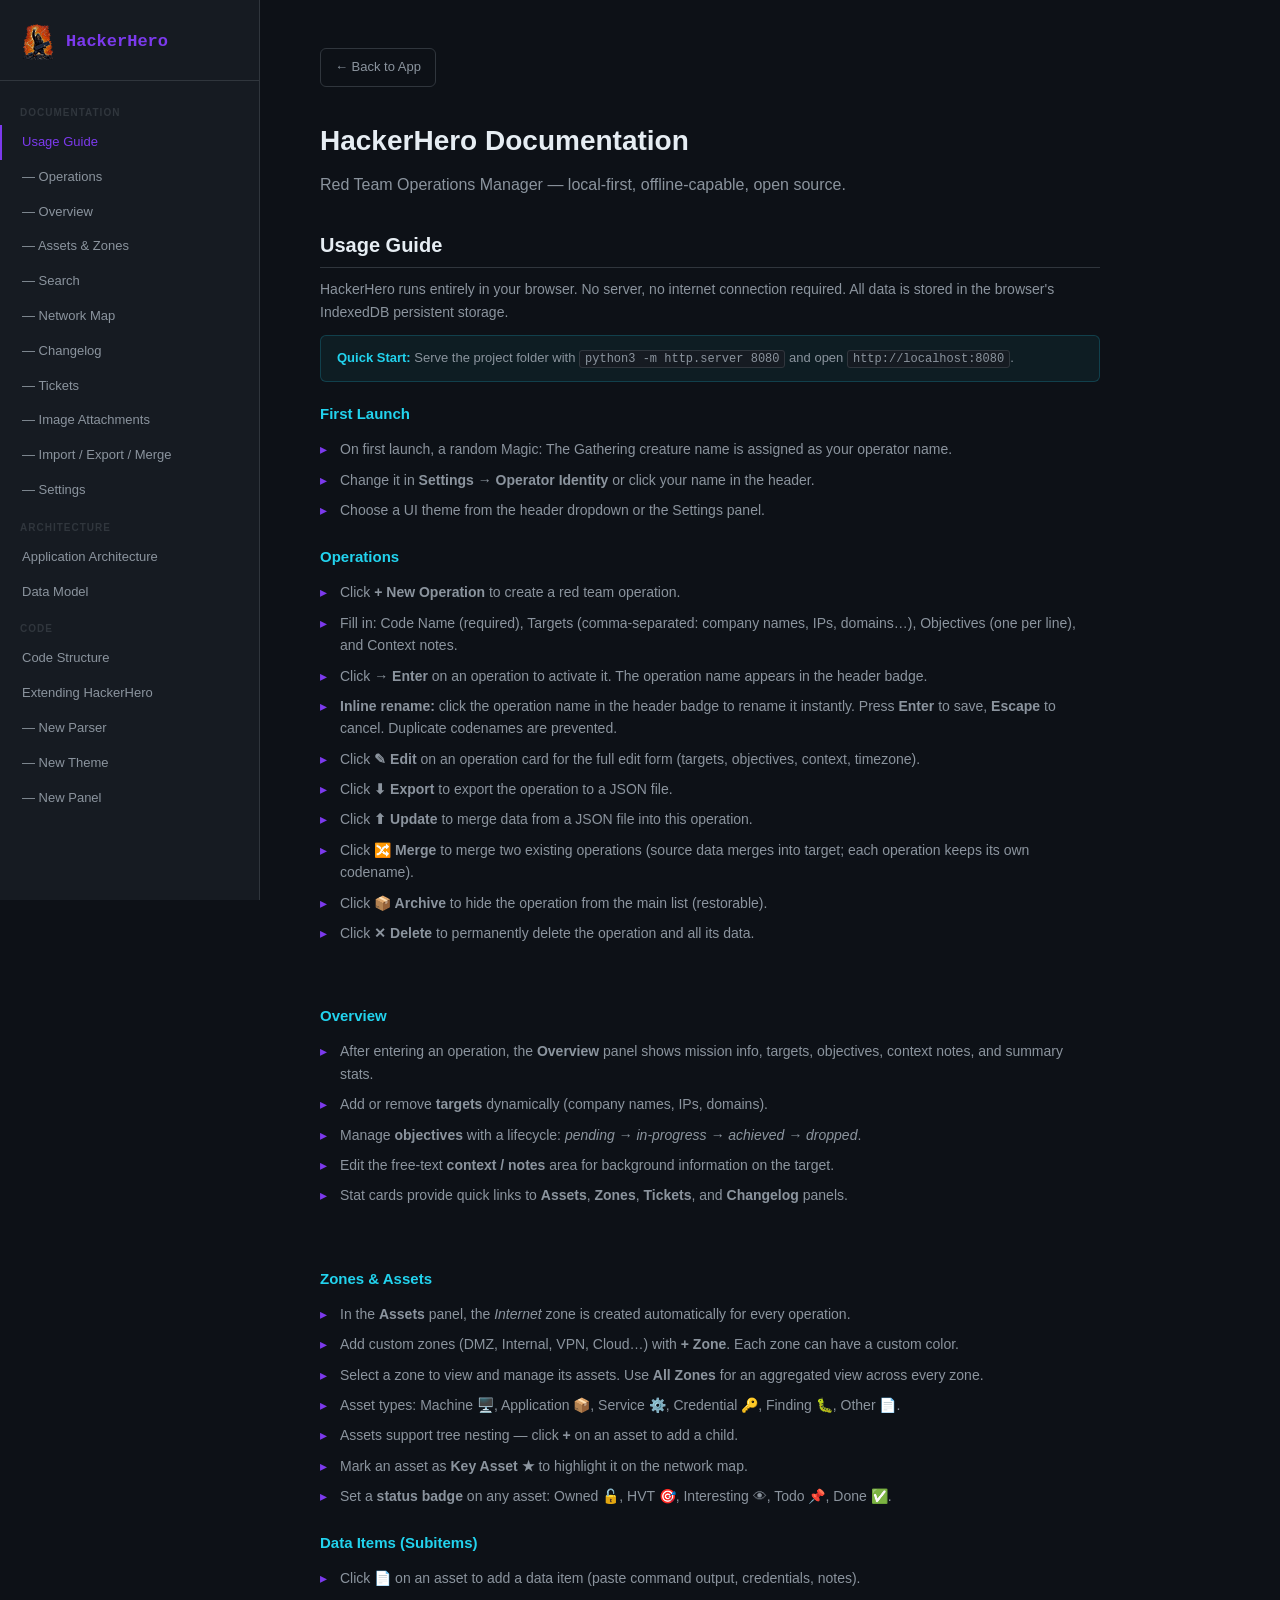
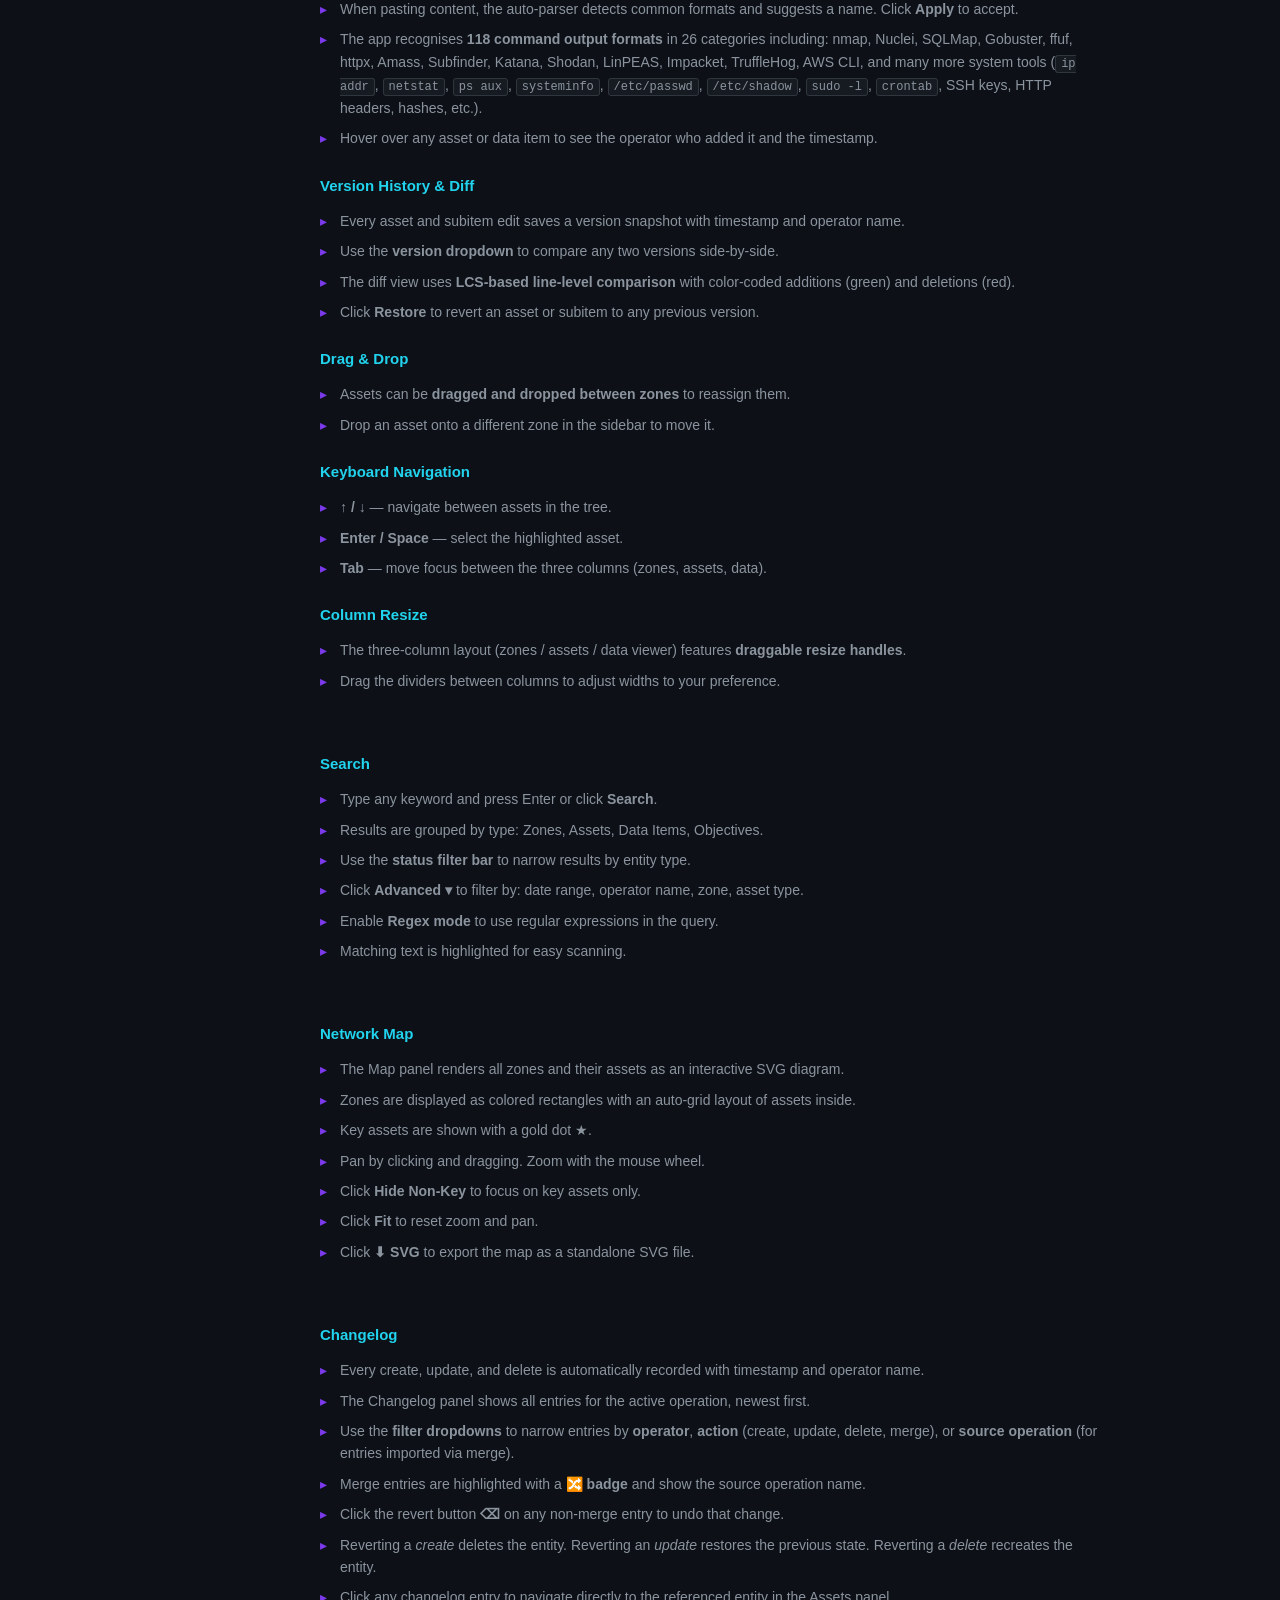
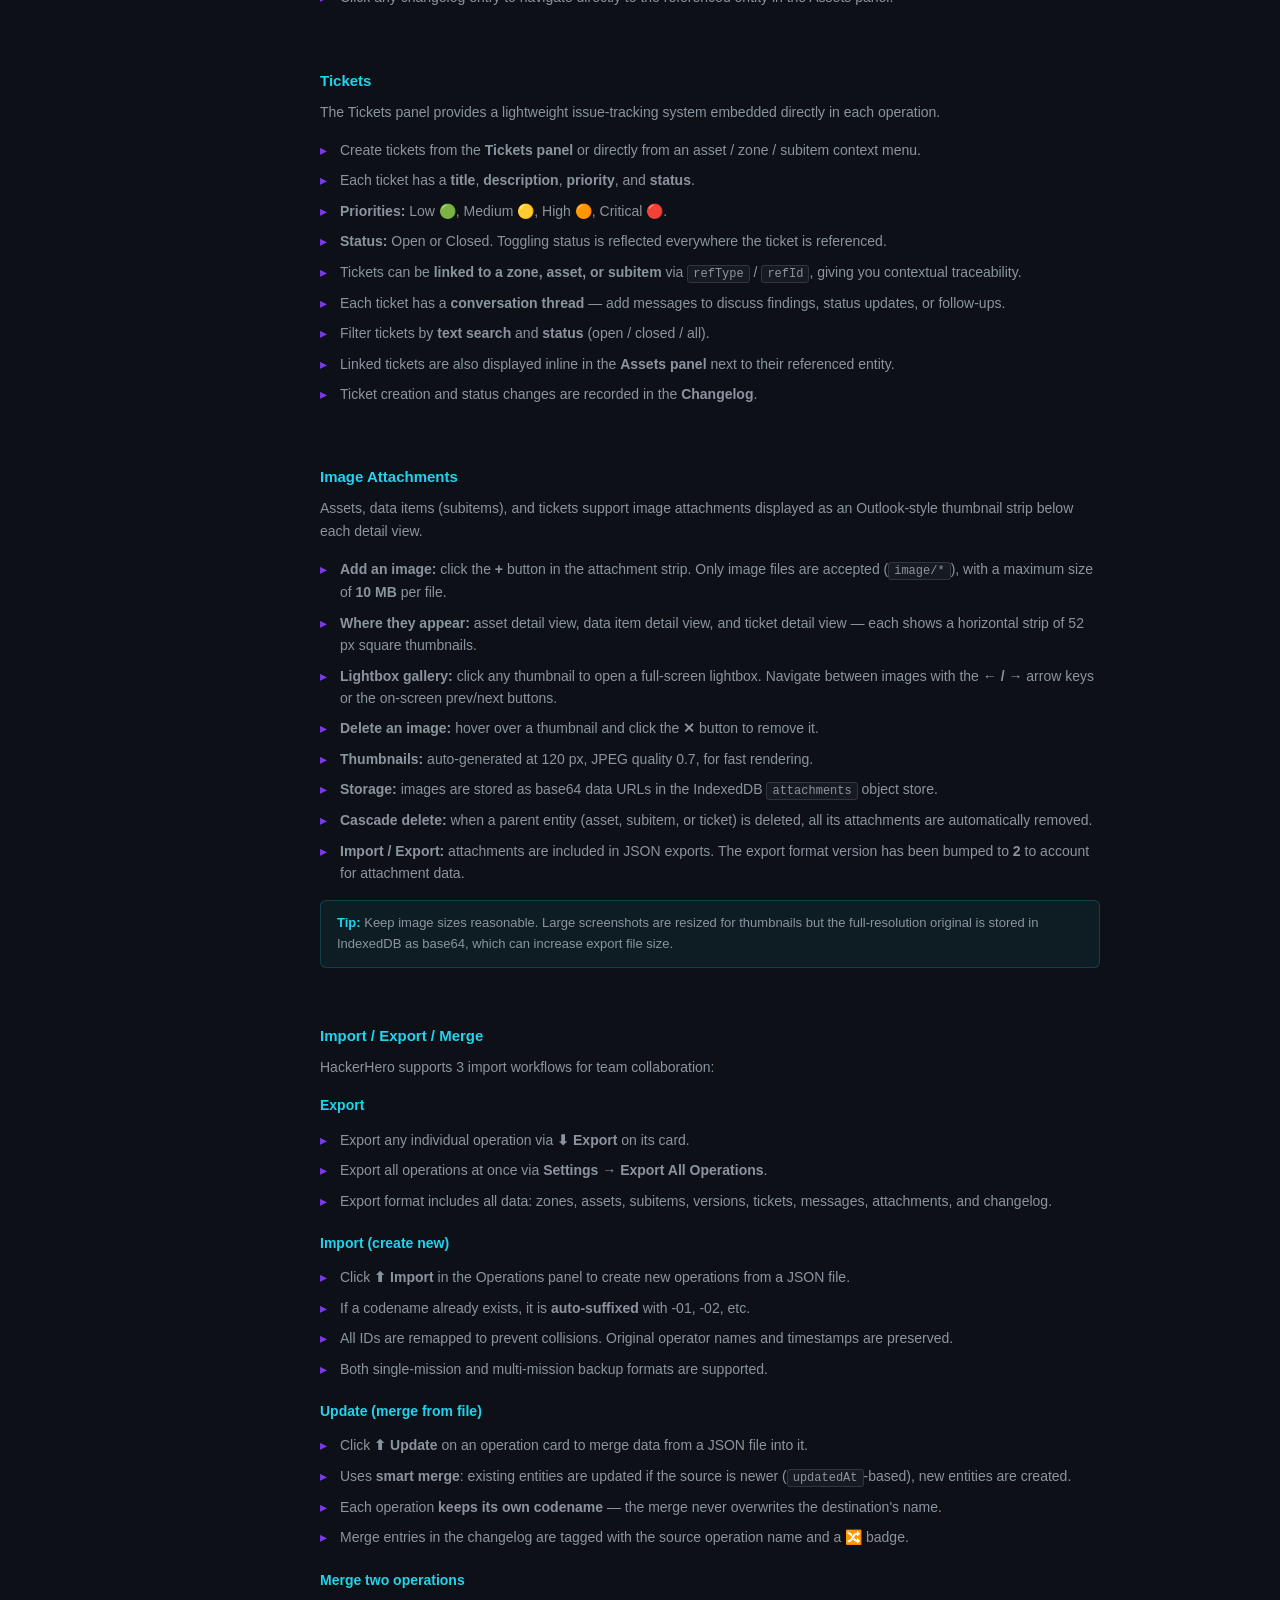
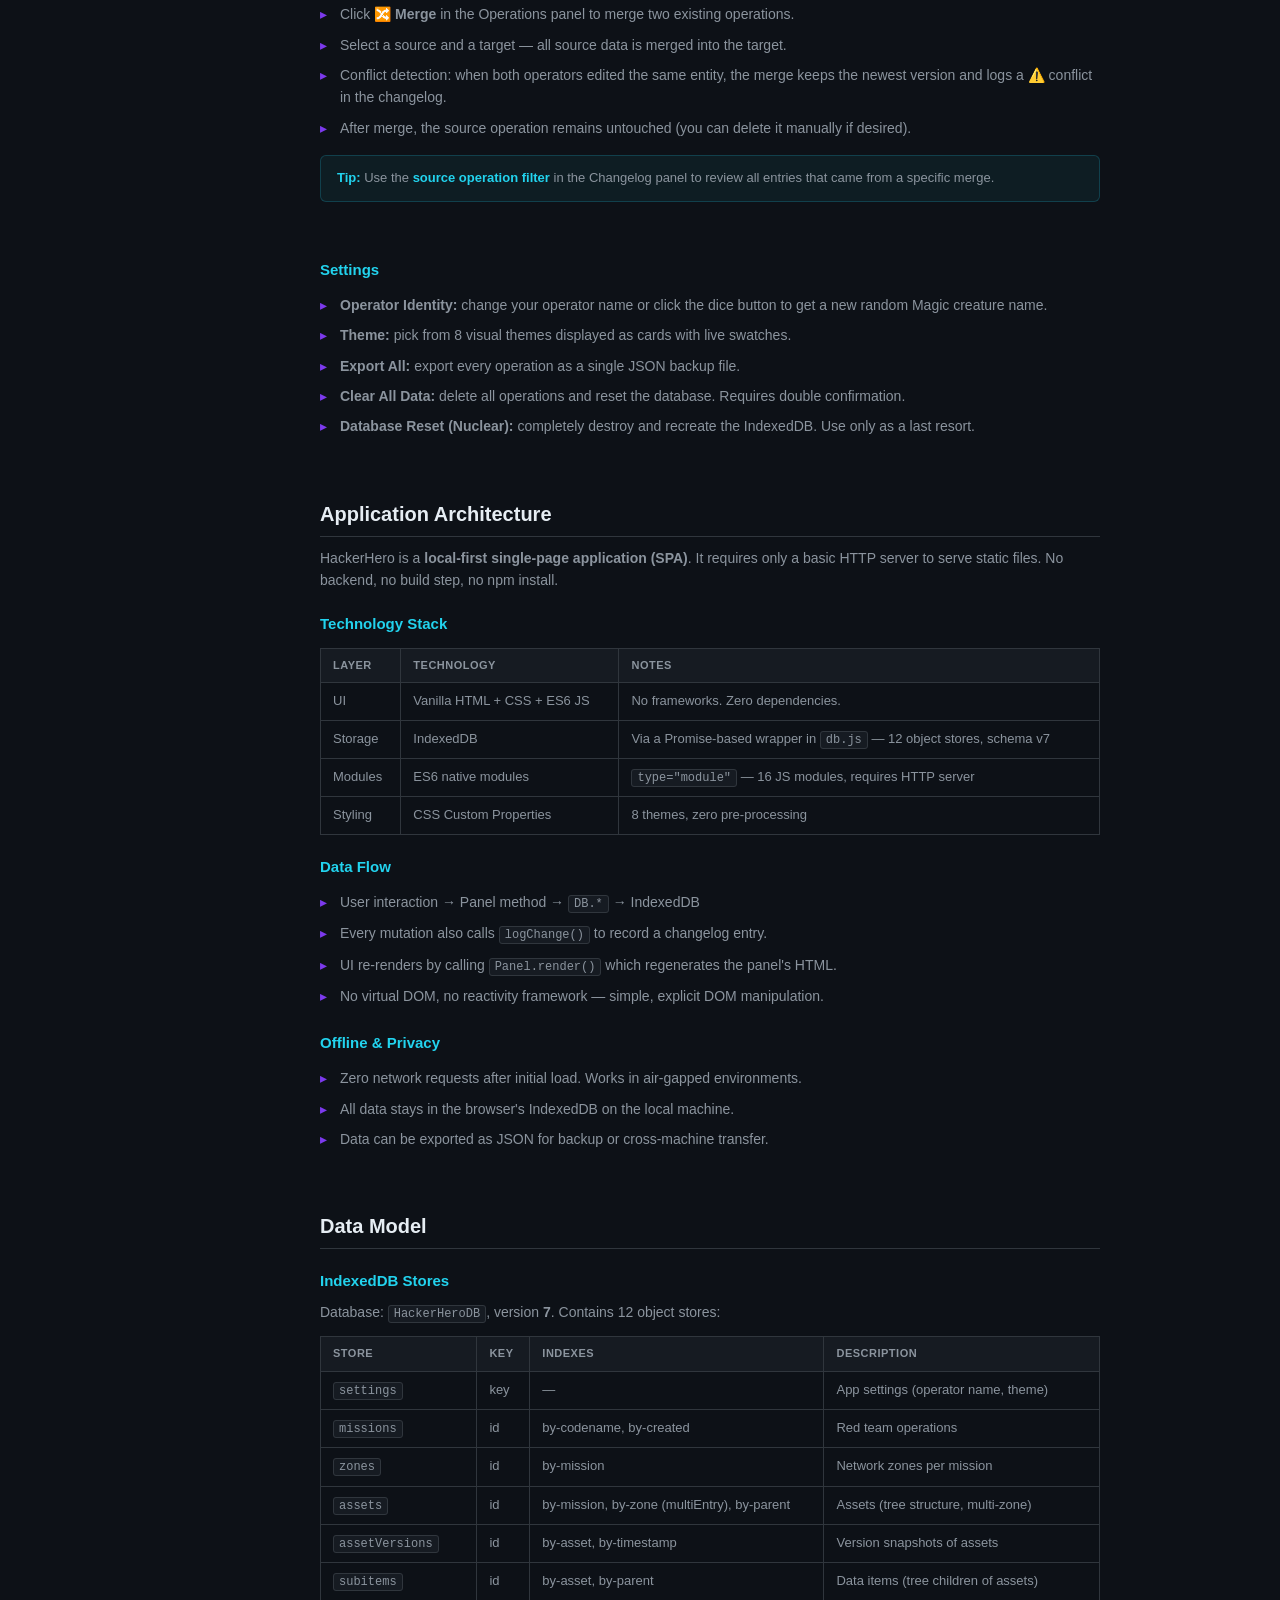
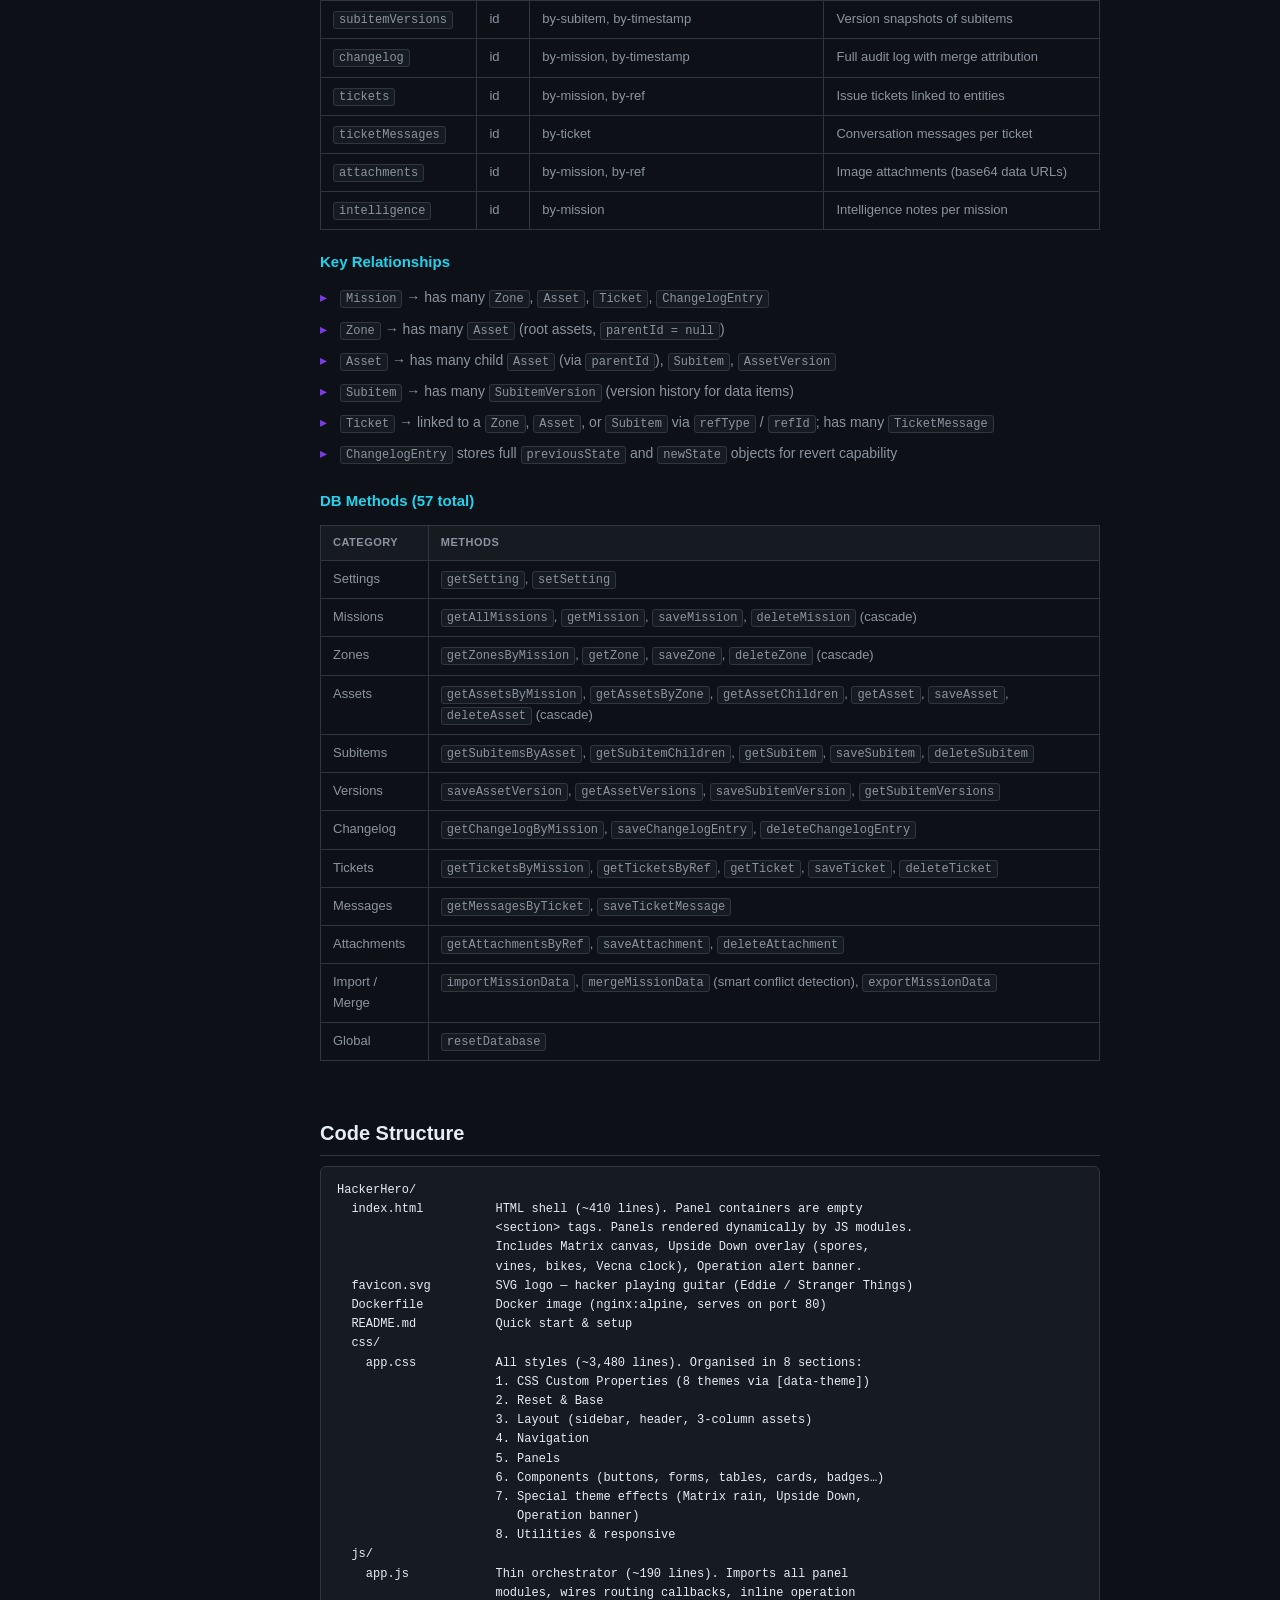
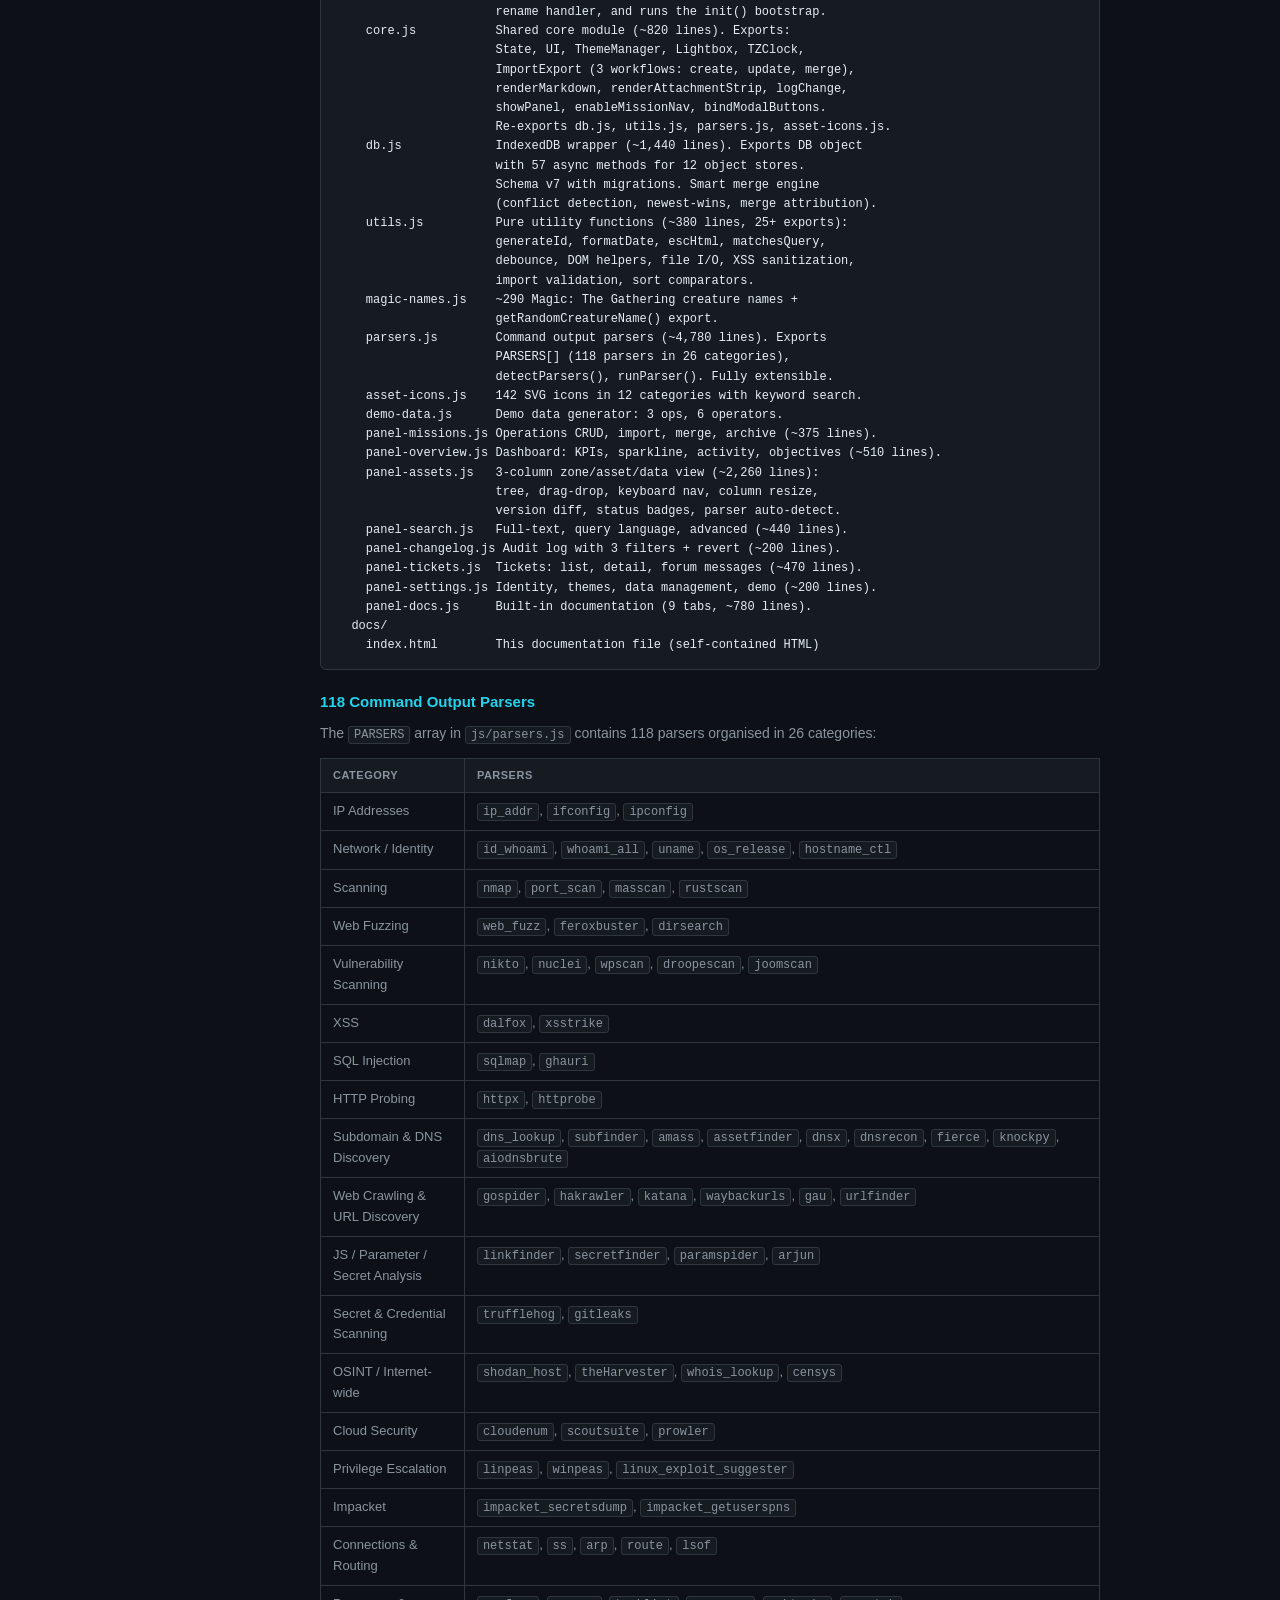
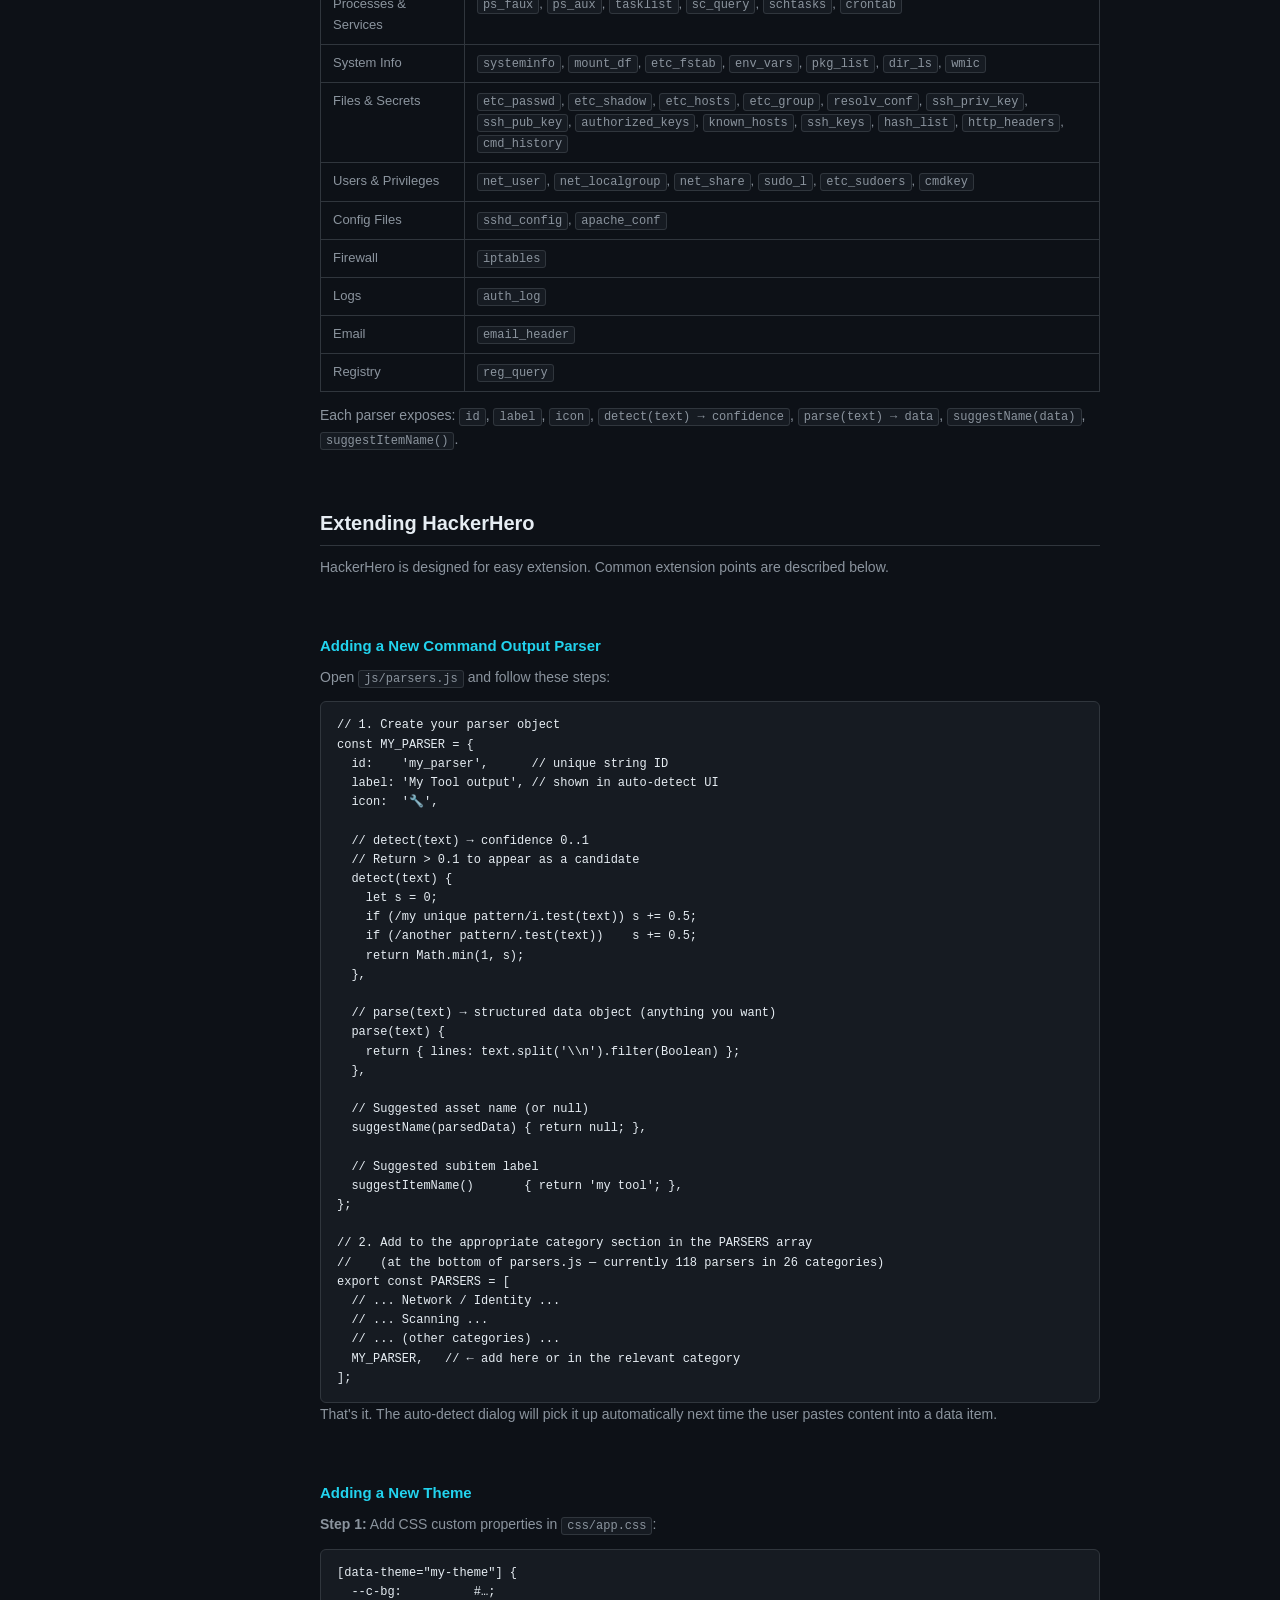
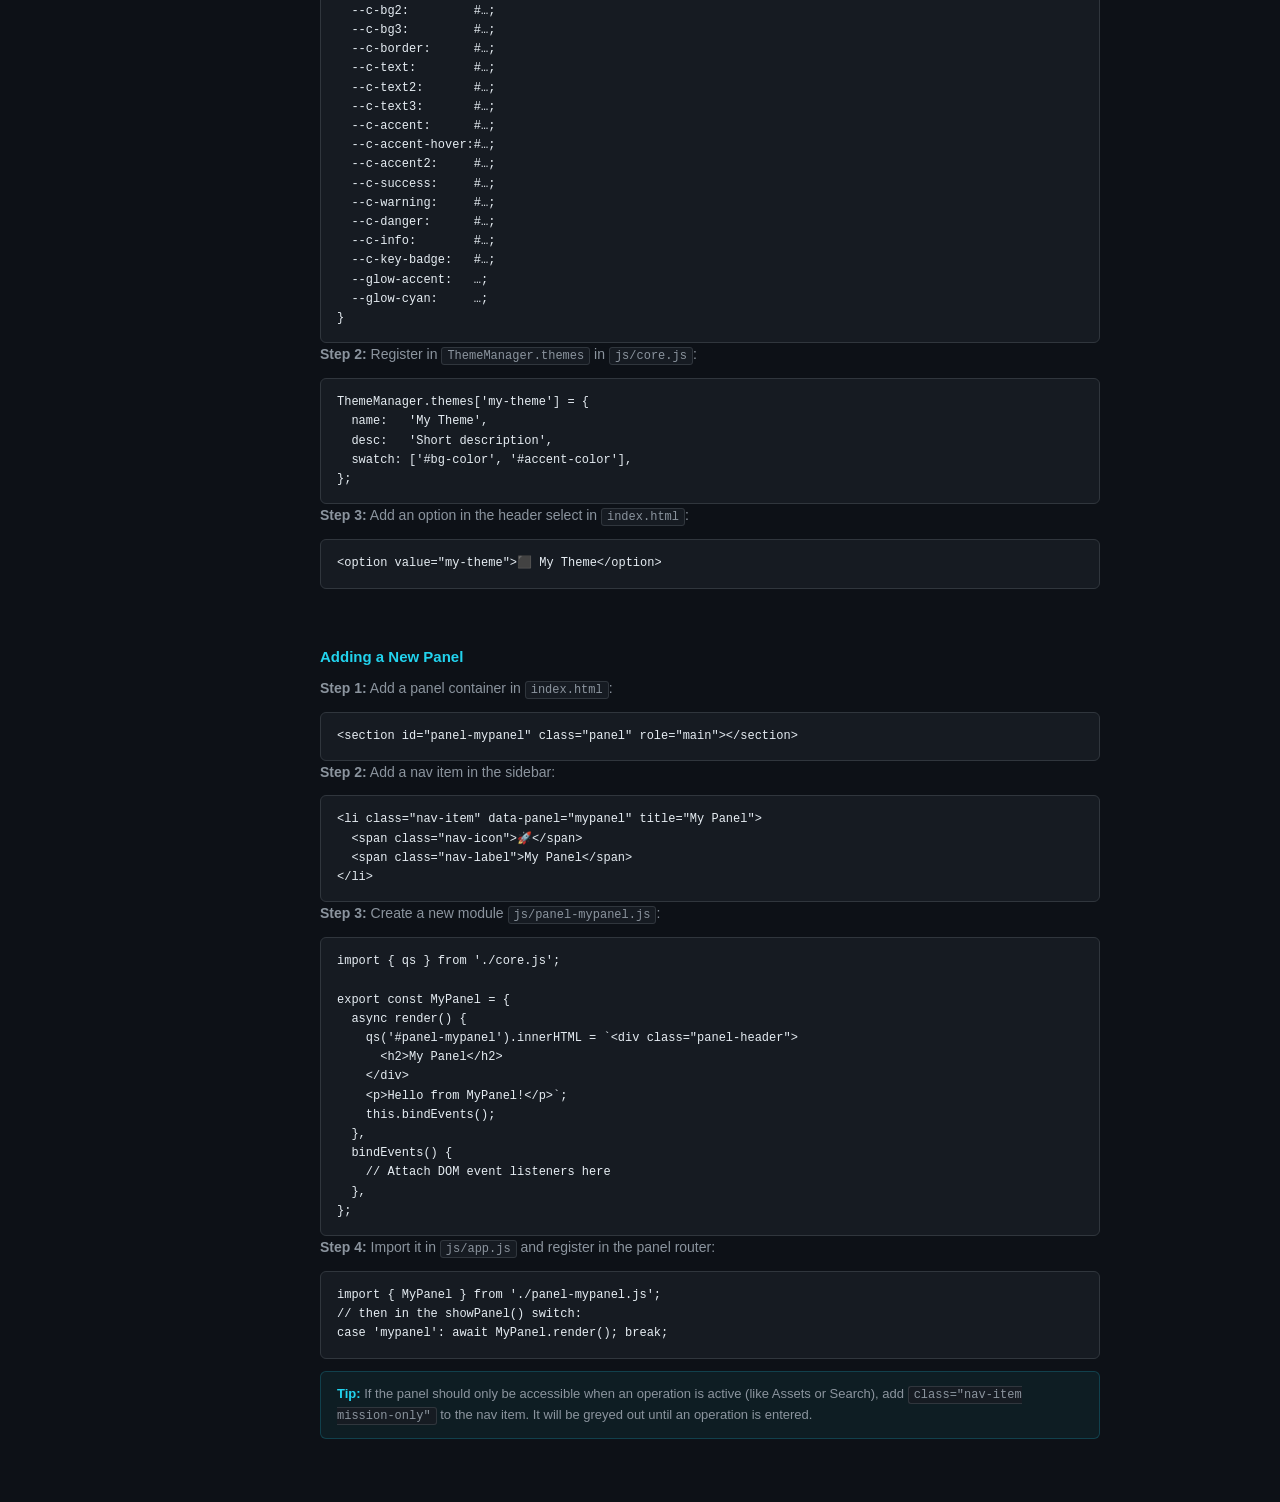
<file: docs/index.html>
<!DOCTYPE html>
<!--
  HackerHero — Offline Documentation
  Covers: Application Architecture, Code Structure, Usage Guide, Extending
  Last updated: 2026-04-07
-->
<html lang="en">
<head>
  <meta charset="UTF-8" />
  <meta name="viewport" content="width=device-width, initial-scale=1.0" />
  <title>HackerHero Docs</title>
  <link rel="icon" type="image/svg+xml" href="../favicon.svg" />
  <style>
    :root {
      --bg:      #0d1117;
      --bg2:     #161b22;
      --border:  #30363d;
      --text:    #e6edf3;
      --text2:   #8b949e;
      --accent:  #7c3aed;
      --cyan:    #22d3ee;
      --green:   #3fb950;
      --font:    -apple-system, BlinkMacSystemFont, "Segoe UI", sans-serif;
      --mono:    "SFMono-Regular", Consolas, monospace;
    }
    * { box-sizing: border-box; margin: 0; padding: 0; }
    body { background: var(--bg); color: var(--text); font-family: var(--font); font-size: 14px; line-height: 1.6; }
    a { color: var(--cyan); }
    code { font-family: var(--mono); background: var(--bg2); border: 1px solid var(--border); border-radius: 3px; padding: 1px 5px; font-size: 12px; }
    pre  { font-family: var(--mono); background: var(--bg2); border: 1px solid var(--border); border-radius: 6px; padding: 14px 16px; font-size: 12px; overflow-x: auto; white-space: pre; }

    .layout   { display: flex; min-height: 100vh; }
    .sidebar  { width: 260px; flex-shrink: 0; background: var(--bg2); border-right: 1px solid var(--border); padding: 24px 0; position: sticky; top: 0; height: 100vh; overflow-y: auto; }
    .sidebar-logo { display: flex; align-items: center; gap: 10px; padding: 0 20px 20px; border-bottom: 1px solid var(--border); margin-bottom: 12px; }
    .sidebar-logo img  { width: 36px; height: 36px; }
    .sidebar-logo span { font-family: var(--mono); font-size: 17px; font-weight: 700; color: var(--accent); }
    .sidebar nav a { display: block; padding: 7px 20px; color: var(--text2); text-decoration: none; font-size: 13px; border-left: 2px solid transparent; transition: color .15s, border-color .15s; }
    .sidebar nav a:hover  { color: var(--text); border-left-color: var(--border); }
    .sidebar nav a.active { color: var(--accent); border-left-color: var(--accent); }
    .sidebar nav .nav-section { padding: 12px 20px 4px; font-size: 10px; font-weight: 700; text-transform: uppercase; letter-spacing: 1px; color: var(--border); }

    .content { flex: 1; padding: 48px 60px; max-width: 900px; }
    .content section { margin-bottom: 56px; scroll-margin-top: 24px; }
    h1 { font-size: 28px; margin-bottom: 8px; }
    h2 { font-size: 20px; margin: 32px 0 10px; color: var(--text); padding-bottom: 6px; border-bottom: 1px solid var(--border); }
    h3 { font-size: 15px; margin: 20px 0 8px; color: var(--cyan); }
    p  { color: var(--text2); margin-bottom: 12px; }
    ul { list-style: none; padding: 0; }
    ul li { padding: 4px 0 4px 20px; position: relative; color: var(--text2); }
    ul li::before { content: '▸'; position: absolute; left: 0; color: var(--accent); }
    table { width: 100%; border-collapse: collapse; font-size: 13px; margin: 12px 0; }
    th { text-align: left; padding: 8px 12px; background: var(--bg2); border: 1px solid var(--border); font-size: 11px; font-weight: 700; text-transform: uppercase; letter-spacing: .5px; color: var(--text2); }
    td { padding: 8px 12px; border: 1px solid var(--border); vertical-align: top; color: var(--text2); }
    .badge { display: inline-flex; padding: 2px 8px; border-radius: 12px; font-size: 11px; font-weight: 600; }
    .badge-purple { background: rgba(124,58,237,.15); color: var(--accent); }
    .badge-cyan   { background: rgba(34,211,238,.15);  color: var(--cyan); }
    .badge-green  { background: rgba(63,185,80,.15);   color: var(--green); }
    .breadcrumb { font-size: 12px; color: var(--text2); margin-bottom: 6px; }
    .hero-sub { color: var(--text2); font-size: 16px; margin-top: 6px; }
    .back-link { display: inline-flex; align-items: center; gap: 6px; padding: 8px 14px; border: 1px solid var(--border); border-radius: 6px; font-size: 13px; color: var(--text2); text-decoration: none; margin-bottom: 32px; transition: border-color .15s, color .15s; }
    .back-link:hover { border-color: var(--accent); color: var(--accent); text-decoration: none; }
    .note { background: rgba(34,211,238,.06); border: 1px solid rgba(34,211,238,.2); border-radius: 6px; padding: 12px 16px; margin: 12px 0; font-size: 13px; color: var(--text2); }
    .note strong { color: var(--cyan); }
    .warn { background: rgba(248,81,73,.06); border: 1px solid rgba(248,81,73,.2); border-radius: 6px; padding: 12px 16px; margin: 12px 0; font-size: 13px; color: var(--text2); }
  </style>
</head>
<body>
<div class="layout">

  <!-- SIDEBAR -->
  <aside class="sidebar">
    <div class="sidebar-logo">
      <img src="../favicon.svg" alt="HackerHero" />
      <span>HackerHero</span>
    </div>
    <nav>
      <div class="nav-section">Documentation</div>
      <a href="#usage">Usage Guide</a>
      <a href="#usage-missions">— Operations</a>
      <a href="#usage-overview">— Overview</a>
      <a href="#usage-assets">— Assets &amp; Zones</a>
      <a href="#usage-search">— Search</a>
      <a href="#usage-map">— Network Map</a>
      <a href="#usage-changelog">— Changelog</a>
      <a href="#usage-tickets">— Tickets</a>
      <a href="#usage-attachments">— Image Attachments</a>
      <a href="#usage-import">— Import / Export / Merge</a>
      <a href="#usage-settings">— Settings</a>
      <div class="nav-section">Architecture</div>
      <a href="#architecture">Application Architecture</a>
      <a href="#data-model">Data Model</a>
      <div class="nav-section">Code</div>
      <a href="#code-structure">Code Structure</a>
      <a href="#extending">Extending HackerHero</a>
      <a href="#extending-parsers">— New Parser</a>
      <a href="#extending-themes">— New Theme</a>
      <a href="#extending-panels">— New Panel</a>
    </nav>
  </aside>

  <!-- CONTENT -->
  <main class="content">
    <a href="../index.html" class="back-link">← Back to App</a>

    <h1>HackerHero Documentation</h1>
    <p class="hero-sub">Red Team Operations Manager — local-first, offline-capable, open source.</p>

    <!-- ═══════════════════════════════════════════════════════════════════
         USAGE GUIDE
         ═══════════════════════════════════════════════════════════════════ -->
    <section id="usage">
      <h2>Usage Guide</h2>
      <p>HackerHero runs entirely in your browser. No server, no internet connection required. All data is stored in the browser's IndexedDB persistent storage.</p>

      <div class="note"><strong>Quick Start:</strong> Serve the project folder with <code>python3 -m http.server 8080</code> and open <code>http://localhost:8080</code>.</div>

      <h3>First Launch</h3>
      <ul>
        <li>On first launch, a random Magic: The Gathering creature name is assigned as your operator name.</li>
        <li>Change it in <strong>Settings → Operator Identity</strong> or click your name in the header.</li>
        <li>Choose a UI theme from the header dropdown or the Settings panel.</li>
      </ul>

      <!-- ── Operations ─────────────────────────────────────────────── -->
      <section id="usage-missions">
        <h3>Operations</h3>
        <ul>
          <li>Click <strong>+ New Operation</strong> to create a red team operation.</li>
          <li>Fill in: Code Name (required), Targets (comma-separated: company names, IPs, domains…), Objectives (one per line), and Context notes.</li>
          <li>Click <strong>→ Enter</strong> on an operation to activate it. The operation name appears in the header badge.</li>
          <li><strong>Inline rename:</strong> click the operation name in the header badge to rename it instantly. Press <strong>Enter</strong> to save, <strong>Escape</strong> to cancel. Duplicate codenames are prevented.</li>
          <li>Click <strong>✎ Edit</strong> on an operation card for the full edit form (targets, objectives, context, timezone).</li>
          <li>Click <strong>⬇ Export</strong> to export the operation to a JSON file.</li>
          <li>Click <strong>⬆ Update</strong> to merge data from a JSON file into this operation.</li>
          <li>Click <strong>🔀 Merge</strong> to merge two existing operations (source data merges into target; each operation keeps its own codename).</li>
          <li>Click <strong>📦 Archive</strong> to hide the operation from the main list (restorable).</li>
          <li>Click <strong>✕ Delete</strong> to permanently delete the operation and all its data.</li>
        </ul>
      </section>

      <!-- ── Overview ───────────────────────────────────────────────── -->
      <section id="usage-overview">
        <h3>Overview</h3>
        <ul>
          <li>After entering an operation, the <strong>Overview</strong> panel shows mission info, targets, objectives, context notes, and summary stats.</li>
          <li>Add or remove <strong>targets</strong> dynamically (company names, IPs, domains).</li>
          <li>Manage <strong>objectives</strong> with a lifecycle: <em>pending → in-progress → achieved → dropped</em>.</li>
          <li>Edit the free-text <strong>context / notes</strong> area for background information on the target.</li>
          <li>Stat cards provide quick links to <strong>Assets</strong>, <strong>Zones</strong>, <strong>Tickets</strong>, and <strong>Changelog</strong> panels.</li>
        </ul>
      </section>

      <!-- ── Assets & Zones ─────────────────────────────────────────── -->
      <section id="usage-assets">
        <h3>Zones &amp; Assets</h3>
        <ul>
          <li>In the <strong>Assets</strong> panel, the <em>Internet</em> zone is created automatically for every operation.</li>
          <li>Add custom zones (DMZ, Internal, VPN, Cloud…) with <strong>+ Zone</strong>. Each zone can have a custom color.</li>
          <li>Select a zone to view and manage its assets. Use <strong>All Zones</strong> for an aggregated view across every zone.</li>
          <li>Asset types: Machine 🖥️, Application 📦, Service ⚙️, Credential 🔑, Finding 🐛, Other 📄.</li>
          <li>Assets support tree nesting — click <strong>+</strong> on an asset to add a child.</li>
          <li>Mark an asset as <strong>Key Asset ★</strong> to highlight it on the network map.</li>
          <li>Set a <strong>status badge</strong> on any asset: Owned 🔓, HVT 🎯, Interesting 👁, Todo 📌, Done ✅.</li>
        </ul>

        <h3>Data Items (Subitems)</h3>
        <ul>
          <li>Click <strong>📄</strong> on an asset to add a data item (paste command output, credentials, notes).</li>
          <li>When pasting content, the auto-parser detects common formats and suggests a name. Click <strong>Apply</strong> to accept.</li>
          <li>The app recognises <strong>118 command output formats</strong> in 26 categories including: nmap, Nuclei, SQLMap, Gobuster, ffuf, httpx, Amass, Subfinder, Katana, Shodan, LinPEAS, Impacket, TruffleHog, AWS CLI, and many more system tools (<code>ip addr</code>, <code>netstat</code>, <code>ps aux</code>, <code>systeminfo</code>, <code>/etc/passwd</code>, <code>/etc/shadow</code>, <code>sudo -l</code>, <code>crontab</code>, SSH keys, HTTP headers, hashes, etc.).</li>
          <li>Hover over any asset or data item to see the operator who added it and the timestamp.</li>
        </ul>

        <h3>Version History &amp; Diff</h3>
        <ul>
          <li>Every asset and subitem edit saves a version snapshot with timestamp and operator name.</li>
          <li>Use the <strong>version dropdown</strong> to compare any two versions side-by-side.</li>
          <li>The diff view uses <strong>LCS-based line-level comparison</strong> with color-coded additions (green) and deletions (red).</li>
          <li>Click <strong>Restore</strong> to revert an asset or subitem to any previous version.</li>
        </ul>

        <h3>Drag &amp; Drop</h3>
        <ul>
          <li>Assets can be <strong>dragged and dropped between zones</strong> to reassign them.</li>
          <li>Drop an asset onto a different zone in the sidebar to move it.</li>
        </ul>

        <h3>Keyboard Navigation</h3>
        <ul>
          <li><strong>↑ / ↓</strong> — navigate between assets in the tree.</li>
          <li><strong>Enter / Space</strong> — select the highlighted asset.</li>
          <li><strong>Tab</strong> — move focus between the three columns (zones, assets, data).</li>
        </ul>

        <h3>Column Resize</h3>
        <ul>
          <li>The three-column layout (zones / assets / data viewer) features <strong>draggable resize handles</strong>.</li>
          <li>Drag the dividers between columns to adjust widths to your preference.</li>
        </ul>
      </section>

      <!-- ── Search ─────────────────────────────────────────────────── -->
      <section id="usage-search">
        <h3>Search</h3>
        <ul>
          <li>Type any keyword and press Enter or click <strong>Search</strong>.</li>
          <li>Results are grouped by type: Zones, Assets, Data Items, Objectives.</li>
          <li>Use the <strong>status filter bar</strong> to narrow results by entity type.</li>
          <li>Click <strong>Advanced ▾</strong> to filter by: date range, operator name, zone, asset type.</li>
          <li>Enable <strong>Regex mode</strong> to use regular expressions in the query.</li>
          <li>Matching text is highlighted for easy scanning.</li>
        </ul>
      </section>

      <!-- ── Network Map ────────────────────────────────────────────── -->
      <section id="usage-map">
        <h3>Network Map</h3>
        <ul>
          <li>The Map panel renders all zones and their assets as an interactive SVG diagram.</li>
          <li>Zones are displayed as colored rectangles with an auto-grid layout of assets inside.</li>
          <li>Key assets are shown with a gold dot ★.</li>
          <li>Pan by clicking and dragging. Zoom with the mouse wheel.</li>
          <li>Click <strong>Hide Non-Key</strong> to focus on key assets only.</li>
          <li>Click <strong>Fit</strong> to reset zoom and pan.</li>
          <li>Click <strong>⬇ SVG</strong> to export the map as a standalone SVG file.</li>
        </ul>
      </section>

      <!-- ── Changelog ──────────────────────────────────────────────── -->
      <section id="usage-changelog">
        <h3>Changelog</h3>
        <ul>
          <li>Every create, update, and delete is automatically recorded with timestamp and operator name.</li>
          <li>The Changelog panel shows all entries for the active operation, newest first.</li>
          <li>Use the <strong>filter dropdowns</strong> to narrow entries by <strong>operator</strong>, <strong>action</strong> (create, update, delete, merge), or <strong>source operation</strong> (for entries imported via merge).</li>
          <li>Merge entries are highlighted with a <strong>🔀 badge</strong> and show the source operation name.</li>
          <li>Click the revert button <strong>⌫</strong> on any non-merge entry to undo that change.</li>
          <li>Reverting a <em>create</em> deletes the entity. Reverting an <em>update</em> restores the previous state. Reverting a <em>delete</em> recreates the entity.</li>
          <li>Click any changelog entry to navigate directly to the referenced entity in the Assets panel.</li>
        </ul>
      </section>

      <!-- ── Tickets ────────────────────────────────────────────────── -->
      <section id="usage-tickets">
        <h3>Tickets</h3>
        <p>The Tickets panel provides a lightweight issue-tracking system embedded directly in each operation.</p>
        <ul>
          <li>Create tickets from the <strong>Tickets panel</strong> or directly from an asset / zone / subitem context menu.</li>
          <li>Each ticket has a <strong>title</strong>, <strong>description</strong>, <strong>priority</strong>, and <strong>status</strong>.</li>
          <li><strong>Priorities:</strong> Low 🟢, Medium 🟡, High 🟠, Critical 🔴.</li>
          <li><strong>Status:</strong> Open or Closed. Toggling status is reflected everywhere the ticket is referenced.</li>
          <li>Tickets can be <strong>linked to a zone, asset, or subitem</strong> via <code>refType</code> / <code>refId</code>, giving you contextual traceability.</li>
          <li>Each ticket has a <strong>conversation thread</strong> — add messages to discuss findings, status updates, or follow-ups.</li>
          <li>Filter tickets by <strong>text search</strong> and <strong>status</strong> (open / closed / all).</li>
          <li>Linked tickets are also displayed inline in the <strong>Assets panel</strong> next to their referenced entity.</li>
          <li>Ticket creation and status changes are recorded in the <strong>Changelog</strong>.</li>
        </ul>
      </section>

      <!-- ── Image Attachments ──────────────────────────────────────── -->
      <section id="usage-attachments">
        <h3>Image Attachments</h3>
        <p>Assets, data items (subitems), and tickets support image attachments displayed as an Outlook-style thumbnail strip below each detail view.</p>
        <ul>
          <li><strong>Add an image:</strong> click the <strong>+</strong> button in the attachment strip. Only image files are accepted (<code>image/*</code>), with a maximum size of <strong>10 MB</strong> per file.</li>
          <li><strong>Where they appear:</strong> asset detail view, data item detail view, and ticket detail view — each shows a horizontal strip of 52 px square thumbnails.</li>
          <li><strong>Lightbox gallery:</strong> click any thumbnail to open a full-screen lightbox. Navigate between images with the <strong>← / →</strong> arrow keys or the on-screen prev/next buttons.</li>
          <li><strong>Delete an image:</strong> hover over a thumbnail and click the <strong>✕</strong> button to remove it.</li>
          <li><strong>Thumbnails:</strong> auto-generated at 120 px, JPEG quality 0.7, for fast rendering.</li>
          <li><strong>Storage:</strong> images are stored as base64 data URLs in the IndexedDB <code>attachments</code> object store.</li>
          <li><strong>Cascade delete:</strong> when a parent entity (asset, subitem, or ticket) is deleted, all its attachments are automatically removed.</li>
          <li><strong>Import / Export:</strong> attachments are included in JSON exports. The export format version has been bumped to <strong>2</strong> to account for attachment data.</li>
        </ul>
        <div class="note"><strong>Tip:</strong> Keep image sizes reasonable. Large screenshots are resized for thumbnails but the full-resolution original is stored in IndexedDB as base64, which can increase export file size.</div>
      </section>

      <!-- ── Import / Export ────────────────────────────────────────── -->
      <section id="usage-import">
        <h3>Import / Export / Merge</h3>
        <p>HackerHero supports 3 import workflows for team collaboration:</p>

        <h3 style="font-size:14px;margin-top:16px">Export</h3>
        <ul>
          <li>Export any individual operation via <strong>⬇ Export</strong> on its card.</li>
          <li>Export all operations at once via <strong>Settings → Export All Operations</strong>.</li>
          <li>Export format includes all data: zones, assets, subitems, versions, tickets, messages, attachments, and changelog.</li>
        </ul>

        <h3 style="font-size:14px;margin-top:16px">Import (create new)</h3>
        <ul>
          <li>Click <strong>⬆ Import</strong> in the Operations panel to create new operations from a JSON file.</li>
          <li>If a codename already exists, it is <strong>auto-suffixed</strong> with -01, -02, etc.</li>
          <li>All IDs are remapped to prevent collisions. Original operator names and timestamps are preserved.</li>
          <li>Both single-mission and multi-mission backup formats are supported.</li>
        </ul>

        <h3 style="font-size:14px;margin-top:16px">Update (merge from file)</h3>
        <ul>
          <li>Click <strong>⬆ Update</strong> on an operation card to merge data from a JSON file into it.</li>
          <li>Uses <strong>smart merge</strong>: existing entities are updated if the source is newer (<code>updatedAt</code>-based), new entities are created.</li>
          <li>Each operation <strong>keeps its own codename</strong> — the merge never overwrites the destination's name.</li>
          <li>Merge entries in the changelog are tagged with the source operation name and a <strong>🔀</strong> badge.</li>
        </ul>

        <h3 style="font-size:14px;margin-top:16px">Merge two operations</h3>
        <ul>
          <li>Click <strong>🔀 Merge</strong> in the Operations panel to merge two existing operations.</li>
          <li>Select a source and a target — all source data is merged into the target.</li>
          <li>Conflict detection: when both operators edited the same entity, the merge keeps the newest version and logs a ⚠️ conflict in the changelog.</li>
          <li>After merge, the source operation remains untouched (you can delete it manually if desired).</li>
        </ul>

        <div class="note"><strong>Tip:</strong> Use the <strong>source operation filter</strong> in the Changelog panel to review all entries that came from a specific merge.</div>
      </section>

      <!-- ── Settings ───────────────────────────────────────────────── -->
      <section id="usage-settings">
        <h3>Settings</h3>
        <ul>
          <li><strong>Operator Identity:</strong> change your operator name or click the dice button to get a new random Magic creature name.</li>
          <li><strong>Theme:</strong> pick from 8 visual themes displayed as cards with live swatches.</li>
          <li><strong>Export All:</strong> export every operation as a single JSON backup file.</li>
          <li><strong>Clear All Data:</strong> delete all operations and reset the database. Requires double confirmation.</li>
          <li><strong>Database Reset (Nuclear):</strong> completely destroy and recreate the IndexedDB. Use only as a last resort.</li>
        </ul>
      </section>
    </section>

    <!-- ═══════════════════════════════════════════════════════════════════
         ARCHITECTURE
         ═══════════════════════════════════════════════════════════════════ -->
    <section id="architecture">
      <h2>Application Architecture</h2>
      <p>HackerHero is a <strong>local-first single-page application (SPA)</strong>. It requires only a basic HTTP server to serve static files. No backend, no build step, no npm install.</p>

      <h3>Technology Stack</h3>
      <table>
        <tr><th>Layer</th><th>Technology</th><th>Notes</th></tr>
        <tr><td>UI</td><td>Vanilla HTML + CSS + ES6 JS</td><td>No frameworks. Zero dependencies.</td></tr>
        <tr><td>Storage</td><td>IndexedDB</td><td>Via a Promise-based wrapper in <code>db.js</code> — 12 object stores, schema v7</td></tr>
        <tr><td>Modules</td><td>ES6 native modules</td><td><code>type="module"</code> — 16 JS modules, requires HTTP server</td></tr>
        <tr><td>Styling</td><td>CSS Custom Properties</td><td>8 themes, zero pre-processing</td></tr>
      </table>

      <h3>Data Flow</h3>
      <ul>
        <li>User interaction → Panel method → <code>DB.*</code> → IndexedDB</li>
        <li>Every mutation also calls <code>logChange()</code> to record a changelog entry.</li>
        <li>UI re-renders by calling <code>Panel.render()</code> which regenerates the panel's HTML.</li>
        <li>No virtual DOM, no reactivity framework — simple, explicit DOM manipulation.</li>
      </ul>

      <h3>Offline &amp; Privacy</h3>
      <ul>
        <li>Zero network requests after initial load. Works in air-gapped environments.</li>
        <li>All data stays in the browser's IndexedDB on the local machine.</li>
        <li>Data can be exported as JSON for backup or cross-machine transfer.</li>
      </ul>
    </section>

    <!-- ═══════════════════════════════════════════════════════════════════
         DATA MODEL
         ═══════════════════════════════════════════════════════════════════ -->
    <section id="data-model">
      <h2>Data Model</h2>

      <h3>IndexedDB Stores</h3>
      <p>Database: <code>HackerHeroDB</code>, version <strong>7</strong>. Contains 12 object stores:</p>
      <table>
        <tr><th>Store</th><th>Key</th><th>Indexes</th><th>Description</th></tr>
        <tr><td><code>settings</code></td><td>key</td><td>—</td><td>App settings (operator name, theme)</td></tr>
        <tr><td><code>missions</code></td><td>id</td><td>by-codename, by-created</td><td>Red team operations</td></tr>
        <tr><td><code>zones</code></td><td>id</td><td>by-mission</td><td>Network zones per mission</td></tr>
        <tr><td><code>assets</code></td><td>id</td><td>by-mission, by-zone (multiEntry), by-parent</td><td>Assets (tree structure, multi-zone)</td></tr>
        <tr><td><code>assetVersions</code></td><td>id</td><td>by-asset, by-timestamp</td><td>Version snapshots of assets</td></tr>
        <tr><td><code>subitems</code></td><td>id</td><td>by-asset, by-parent</td><td>Data items (tree children of assets)</td></tr>
        <tr><td><code>subitemVersions</code></td><td>id</td><td>by-subitem, by-timestamp</td><td>Version snapshots of subitems</td></tr>
        <tr><td><code>changelog</code></td><td>id</td><td>by-mission, by-timestamp</td><td>Full audit log with merge attribution</td></tr>
        <tr><td><code>tickets</code></td><td>id</td><td>by-mission, by-ref</td><td>Issue tickets linked to entities</td></tr>
        <tr><td><code>ticketMessages</code></td><td>id</td><td>by-ticket</td><td>Conversation messages per ticket</td></tr>
        <tr><td><code>attachments</code></td><td>id</td><td>by-mission, by-ref</td><td>Image attachments (base64 data URLs)</td></tr>
        <tr><td><code>intelligence</code></td><td>id</td><td>by-mission</td><td>Intelligence notes per mission</td></tr>
      </table>

      <h3>Key Relationships</h3>
      <ul>
        <li><code>Mission</code> → has many <code>Zone</code>, <code>Asset</code>, <code>Ticket</code>, <code>ChangelogEntry</code></li>
        <li><code>Zone</code> → has many <code>Asset</code> (root assets, <code>parentId = null</code>)</li>
        <li><code>Asset</code> → has many child <code>Asset</code> (via <code>parentId</code>), <code>Subitem</code>, <code>AssetVersion</code></li>
        <li><code>Subitem</code> → has many <code>SubitemVersion</code> (version history for data items)</li>
        <li><code>Ticket</code> → linked to a <code>Zone</code>, <code>Asset</code>, or <code>Subitem</code> via <code>refType</code> / <code>refId</code>; has many <code>TicketMessage</code></li>
        <li><code>ChangelogEntry</code> stores full <code>previousState</code> and <code>newState</code> objects for revert capability</li>
      </ul>

      <h3>DB Methods (57 total)</h3>
      <table>
        <tr><th>Category</th><th>Methods</th></tr>
        <tr><td>Settings</td><td><code>getSetting</code>, <code>setSetting</code></td></tr>
        <tr><td>Missions</td><td><code>getAllMissions</code>, <code>getMission</code>, <code>saveMission</code>, <code>deleteMission</code> (cascade)</td></tr>
        <tr><td>Zones</td><td><code>getZonesByMission</code>, <code>getZone</code>, <code>saveZone</code>, <code>deleteZone</code> (cascade)</td></tr>
        <tr><td>Assets</td><td><code>getAssetsByMission</code>, <code>getAssetsByZone</code>, <code>getAssetChildren</code>, <code>getAsset</code>, <code>saveAsset</code>, <code>deleteAsset</code> (cascade)</td></tr>
        <tr><td>Subitems</td><td><code>getSubitemsByAsset</code>, <code>getSubitemChildren</code>, <code>getSubitem</code>, <code>saveSubitem</code>, <code>deleteSubitem</code></td></tr>
        <tr><td>Versions</td><td><code>saveAssetVersion</code>, <code>getAssetVersions</code>, <code>saveSubitemVersion</code>, <code>getSubitemVersions</code></td></tr>
        <tr><td>Changelog</td><td><code>getChangelogByMission</code>, <code>saveChangelogEntry</code>, <code>deleteChangelogEntry</code></td></tr>
        <tr><td>Tickets</td><td><code>getTicketsByMission</code>, <code>getTicketsByRef</code>, <code>getTicket</code>, <code>saveTicket</code>, <code>deleteTicket</code></td></tr>
        <tr><td>Messages</td><td><code>getMessagesByTicket</code>, <code>saveTicketMessage</code></td></tr>
        <tr><td>Attachments</td><td><code>getAttachmentsByRef</code>, <code>saveAttachment</code>, <code>deleteAttachment</code></td></tr>
        <tr><td>Import / Merge</td><td><code>importMissionData</code>, <code>mergeMissionData</code> (smart conflict detection), <code>exportMissionData</code></td></tr>
        <tr><td>Global</td><td><code>resetDatabase</code></td></tr>
      </table>
    </section>

    <!-- ═══════════════════════════════════════════════════════════════════
         CODE STRUCTURE
         ═══════════════════════════════════════════════════════════════════ -->
    <section id="code-structure">
      <h2>Code Structure</h2>
      <pre>HackerHero/
  index.html          HTML shell (~410 lines). Panel containers are empty
                      &lt;section&gt; tags. Panels rendered dynamically by JS modules.
                      Includes Matrix canvas, Upside Down overlay (spores,
                      vines, bikes, Vecna clock), Operation alert banner.
  favicon.svg         SVG logo — hacker playing guitar (Eddie / Stranger Things)
  Dockerfile          Docker image (nginx:alpine, serves on port 80)
  README.md           Quick start &amp; setup
  css/
    app.css           All styles (~3,480 lines). Organised in 8 sections:
                      1. CSS Custom Properties (8 themes via [data-theme])
                      2. Reset &amp; Base
                      3. Layout (sidebar, header, 3-column assets)
                      4. Navigation
                      5. Panels
                      6. Components (buttons, forms, tables, cards, badges…)
                      7. Special theme effects (Matrix rain, Upside Down,
                         Operation banner)
                      8. Utilities &amp; responsive
  js/
    app.js            Thin orchestrator (~190 lines). Imports all panel
                      modules, wires routing callbacks, inline operation
                      rename handler, and runs the init() bootstrap.
    core.js           Shared core module (~820 lines). Exports:
                      State, UI, ThemeManager, Lightbox, TZClock,
                      ImportExport (3 workflows: create, update, merge),
                      renderMarkdown, renderAttachmentStrip, logChange,
                      showPanel, enableMissionNav, bindModalButtons.
                      Re-exports db.js, utils.js, parsers.js, asset-icons.js.
    db.js             IndexedDB wrapper (~1,440 lines). Exports DB object
                      with 57 async methods for 12 object stores.
                      Schema v7 with migrations. Smart merge engine
                      (conflict detection, newest-wins, merge attribution).
    utils.js          Pure utility functions (~380 lines, 25+ exports):
                      generateId, formatDate, escHtml, matchesQuery,
                      debounce, DOM helpers, file I/O, XSS sanitization,
                      import validation, sort comparators.
    magic-names.js    ~290 Magic: The Gathering creature names +
                      getRandomCreatureName() export.
    parsers.js        Command output parsers (~4,780 lines). Exports
                      PARSERS[] (118 parsers in 26 categories),
                      detectParsers(), runParser(). Fully extensible.
    asset-icons.js    142 SVG icons in 12 categories with keyword search.
    demo-data.js      Demo data generator: 3 ops, 6 operators.
    panel-missions.js Operations CRUD, import, merge, archive (~375 lines).
    panel-overview.js Dashboard: KPIs, sparkline, activity, objectives (~510 lines).
    panel-assets.js   3-column zone/asset/data view (~2,260 lines):
                      tree, drag-drop, keyboard nav, column resize,
                      version diff, status badges, parser auto-detect.
    panel-search.js   Full-text, query language, advanced (~440 lines).
    panel-changelog.js Audit log with 3 filters + revert (~200 lines).
    panel-tickets.js  Tickets: list, detail, forum messages (~470 lines).
    panel-settings.js Identity, themes, data management, demo (~200 lines).
    panel-docs.js     Built-in documentation (9 tabs, ~780 lines).
  docs/
    index.html        This documentation file (self-contained HTML)</pre>

      <h3>118 Command Output Parsers</h3>
      <p>The <code>PARSERS</code> array in <code>js/parsers.js</code> contains 118 parsers organised in 26 categories:</p>
      <table>
        <tr><th>Category</th><th>Parsers</th></tr>
        <tr><td>IP Addresses</td><td><code>ip_addr</code>, <code>ifconfig</code>, <code>ipconfig</code></td></tr>
        <tr><td>Network / Identity</td><td><code>id_whoami</code>, <code>whoami_all</code>, <code>uname</code>, <code>os_release</code>, <code>hostname_ctl</code></td></tr>
        <tr><td>Scanning</td><td><code>nmap</code>, <code>port_scan</code>, <code>masscan</code>, <code>rustscan</code></td></tr>
        <tr><td>Web Fuzzing</td><td><code>web_fuzz</code>, <code>feroxbuster</code>, <code>dirsearch</code></td></tr>
        <tr><td>Vulnerability Scanning</td><td><code>nikto</code>, <code>nuclei</code>, <code>wpscan</code>, <code>droopescan</code>, <code>joomscan</code></td></tr>
        <tr><td>XSS</td><td><code>dalfox</code>, <code>xsstrike</code></td></tr>
        <tr><td>SQL Injection</td><td><code>sqlmap</code>, <code>ghauri</code></td></tr>
        <tr><td>HTTP Probing</td><td><code>httpx</code>, <code>httprobe</code></td></tr>
        <tr><td>Subdomain &amp; DNS Discovery</td><td><code>dns_lookup</code>, <code>subfinder</code>, <code>amass</code>, <code>assetfinder</code>, <code>dnsx</code>, <code>dnsrecon</code>, <code>fierce</code>, <code>knockpy</code>, <code>aiodnsbrute</code></td></tr>
        <tr><td>Web Crawling &amp; URL Discovery</td><td><code>gospider</code>, <code>hakrawler</code>, <code>katana</code>, <code>waybackurls</code>, <code>gau</code>, <code>urlfinder</code></td></tr>
        <tr><td>JS / Parameter / Secret Analysis</td><td><code>linkfinder</code>, <code>secretfinder</code>, <code>paramspider</code>, <code>arjun</code></td></tr>
        <tr><td>Secret &amp; Credential Scanning</td><td><code>trufflehog</code>, <code>gitleaks</code></td></tr>
        <tr><td>OSINT / Internet-wide</td><td><code>shodan_host</code>, <code>theHarvester</code>, <code>whois_lookup</code>, <code>censys</code></td></tr>
        <tr><td>Cloud Security</td><td><code>cloudenum</code>, <code>scoutsuite</code>, <code>prowler</code></td></tr>
        <tr><td>Privilege Escalation</td><td><code>linpeas</code>, <code>winpeas</code>, <code>linux_exploit_suggester</code></td></tr>
        <tr><td>Impacket</td><td><code>impacket_secretsdump</code>, <code>impacket_getuserspns</code></td></tr>
        <tr><td>Connections &amp; Routing</td><td><code>netstat</code>, <code>ss</code>, <code>arp</code>, <code>route</code>, <code>lsof</code></td></tr>
        <tr><td>Processes &amp; Services</td><td><code>ps_faux</code>, <code>ps_aux</code>, <code>tasklist</code>, <code>sc_query</code>, <code>schtasks</code>, <code>crontab</code></td></tr>
        <tr><td>System Info</td><td><code>systeminfo</code>, <code>mount_df</code>, <code>etc_fstab</code>, <code>env_vars</code>, <code>pkg_list</code>, <code>dir_ls</code>, <code>wmic</code></td></tr>
        <tr><td>Files &amp; Secrets</td><td><code>etc_passwd</code>, <code>etc_shadow</code>, <code>etc_hosts</code>, <code>etc_group</code>, <code>resolv_conf</code>, <code>ssh_priv_key</code>, <code>ssh_pub_key</code>, <code>authorized_keys</code>, <code>known_hosts</code>, <code>ssh_keys</code>, <code>hash_list</code>, <code>http_headers</code>, <code>cmd_history</code></td></tr>
        <tr><td>Users &amp; Privileges</td><td><code>net_user</code>, <code>net_localgroup</code>, <code>net_share</code>, <code>sudo_l</code>, <code>etc_sudoers</code>, <code>cmdkey</code></td></tr>
        <tr><td>Config Files</td><td><code>sshd_config</code>, <code>apache_conf</code></td></tr>
        <tr><td>Firewall</td><td><code>iptables</code></td></tr>
        <tr><td>Logs</td><td><code>auth_log</code></td></tr>
        <tr><td>Email</td><td><code>email_header</code></td></tr>
        <tr><td>Registry</td><td><code>reg_query</code></td></tr>
      </table>
      <p>Each parser exposes: <code>id</code>, <code>label</code>, <code>icon</code>, <code>detect(text) → confidence</code>, <code>parse(text) → data</code>, <code>suggestName(data)</code>, <code>suggestItemName()</code>.</p>
    </section>

    <!-- ═══════════════════════════════════════════════════════════════════
         EXTENDING
         ═══════════════════════════════════════════════════════════════════ -->
    <section id="extending">
      <h2>Extending HackerHero</h2>
      <p>HackerHero is designed for easy extension. Common extension points are described below.</p>
    </section>

    <section id="extending-parsers">
      <h3>Adding a New Command Output Parser</h3>
      <p>Open <code>js/parsers.js</code> and follow these steps:</p>
      <pre>// 1. Create your parser object
const MY_PARSER = {
  id:    'my_parser',      // unique string ID
  label: 'My Tool output', // shown in auto-detect UI
  icon:  '🔧',

  // detect(text) → confidence 0..1
  // Return &gt; 0.1 to appear as a candidate
  detect(text) {
    let s = 0;
    if (/my unique pattern/i.test(text)) s += 0.5;
    if (/another pattern/.test(text))    s += 0.5;
    return Math.min(1, s);
  },

  // parse(text) → structured data object (anything you want)
  parse(text) {
    return { lines: text.split('\\n').filter(Boolean) };
  },

  // Suggested asset name (or null)
  suggestName(parsedData) { return null; },

  // Suggested subitem label
  suggestItemName()       { return 'my tool'; },
};

// 2. Add to the appropriate category section in the PARSERS array
//    (at the bottom of parsers.js — currently 118 parsers in 26 categories)
export const PARSERS = [
  // ... Network / Identity ...
  // ... Scanning ...
  // ... (other categories) ...
  MY_PARSER,   // ← add here or in the relevant category
];</pre>
      <p>That's it. The auto-detect dialog will pick it up automatically next time the user pastes content into a data item.</p>
    </section>

    <section id="extending-themes">
      <h3>Adding a New Theme</h3>
      <p><strong>Step 1:</strong> Add CSS custom properties in <code>css/app.css</code>:</p>
      <pre>[data-theme="my-theme"] {
  --c-bg:          #…;
  --c-bg2:         #…;
  --c-bg3:         #…;
  --c-border:      #…;
  --c-text:        #…;
  --c-text2:       #…;
  --c-text3:       #…;
  --c-accent:      #…;
  --c-accent-hover:#…;
  --c-accent2:     #…;
  --c-success:     #…;
  --c-warning:     #…;
  --c-danger:      #…;
  --c-info:        #…;
  --c-key-badge:   #…;
  --glow-accent:   …;
  --glow-cyan:     …;
}</pre>
      <p><strong>Step 2:</strong> Register in <code>ThemeManager.themes</code> in <code>js/core.js</code>:</p>
      <pre>ThemeManager.themes['my-theme'] = {
  name:   'My Theme',
  desc:   'Short description',
  swatch: ['#bg-color', '#accent-color'],
};</pre>
      <p><strong>Step 3:</strong> Add an option in the header select in <code>index.html</code>:</p>
      <pre>&lt;option value="my-theme"&gt;⬛ My Theme&lt;/option&gt;</pre>
    </section>

    <section id="extending-panels">
      <h3>Adding a New Panel</h3>
      <p><strong>Step 1:</strong> Add a panel container in <code>index.html</code>:</p>
      <pre>&lt;section id="panel-mypanel" class="panel" role="main"&gt;&lt;/section&gt;</pre>
      <p><strong>Step 2:</strong> Add a nav item in the sidebar:</p>
      <pre>&lt;li class="nav-item" data-panel="mypanel" title="My Panel"&gt;
  &lt;span class="nav-icon"&gt;🚀&lt;/span&gt;
  &lt;span class="nav-label"&gt;My Panel&lt;/span&gt;
&lt;/li&gt;</pre>
      <p><strong>Step 3:</strong> Create a new module <code>js/panel-mypanel.js</code>:</p>
      <pre>import { qs } from './core.js';

export const MyPanel = {
  async render() {
    qs('#panel-mypanel').innerHTML = `&lt;div class="panel-header"&gt;
      &lt;h2&gt;My Panel&lt;/h2&gt;
    &lt;/div&gt;
    &lt;p&gt;Hello from MyPanel!&lt;/p&gt;`;
    this.bindEvents();
  },
  bindEvents() {
    // Attach DOM event listeners here
  },
};</pre>
      <p><strong>Step 4:</strong> Import it in <code>js/app.js</code> and register in the panel router:</p>
      <pre>import { MyPanel } from './panel-mypanel.js';
// then in the showPanel() switch:
case 'mypanel': await MyPanel.render(); break;</pre>
      <div class="note"><strong>Tip:</strong> If the panel should only be accessible when an operation is active (like Assets or Search), add <code>class="nav-item mission-only"</code> to the nav item. It will be greyed out until an operation is entered.</div>
    </section>

  </main>
</div>

<script>
  // Highlight active section in sidebar nav on scroll
  const links = document.querySelectorAll('.sidebar nav a[href^="#"]');
  const observer = new IntersectionObserver((entries) => {
    entries.forEach((e) => {
      if (e.isIntersecting) {
        const id = e.target.id;
        links.forEach((a) => a.classList.toggle('active', a.getAttribute('href') === `#${id}`));
      }
    });
  }, { rootMargin: '-20% 0px -70% 0px' });
  document.querySelectorAll('section[id]').forEach((s) => observer.observe(s));
</script>
</body>
</html>
</file>
